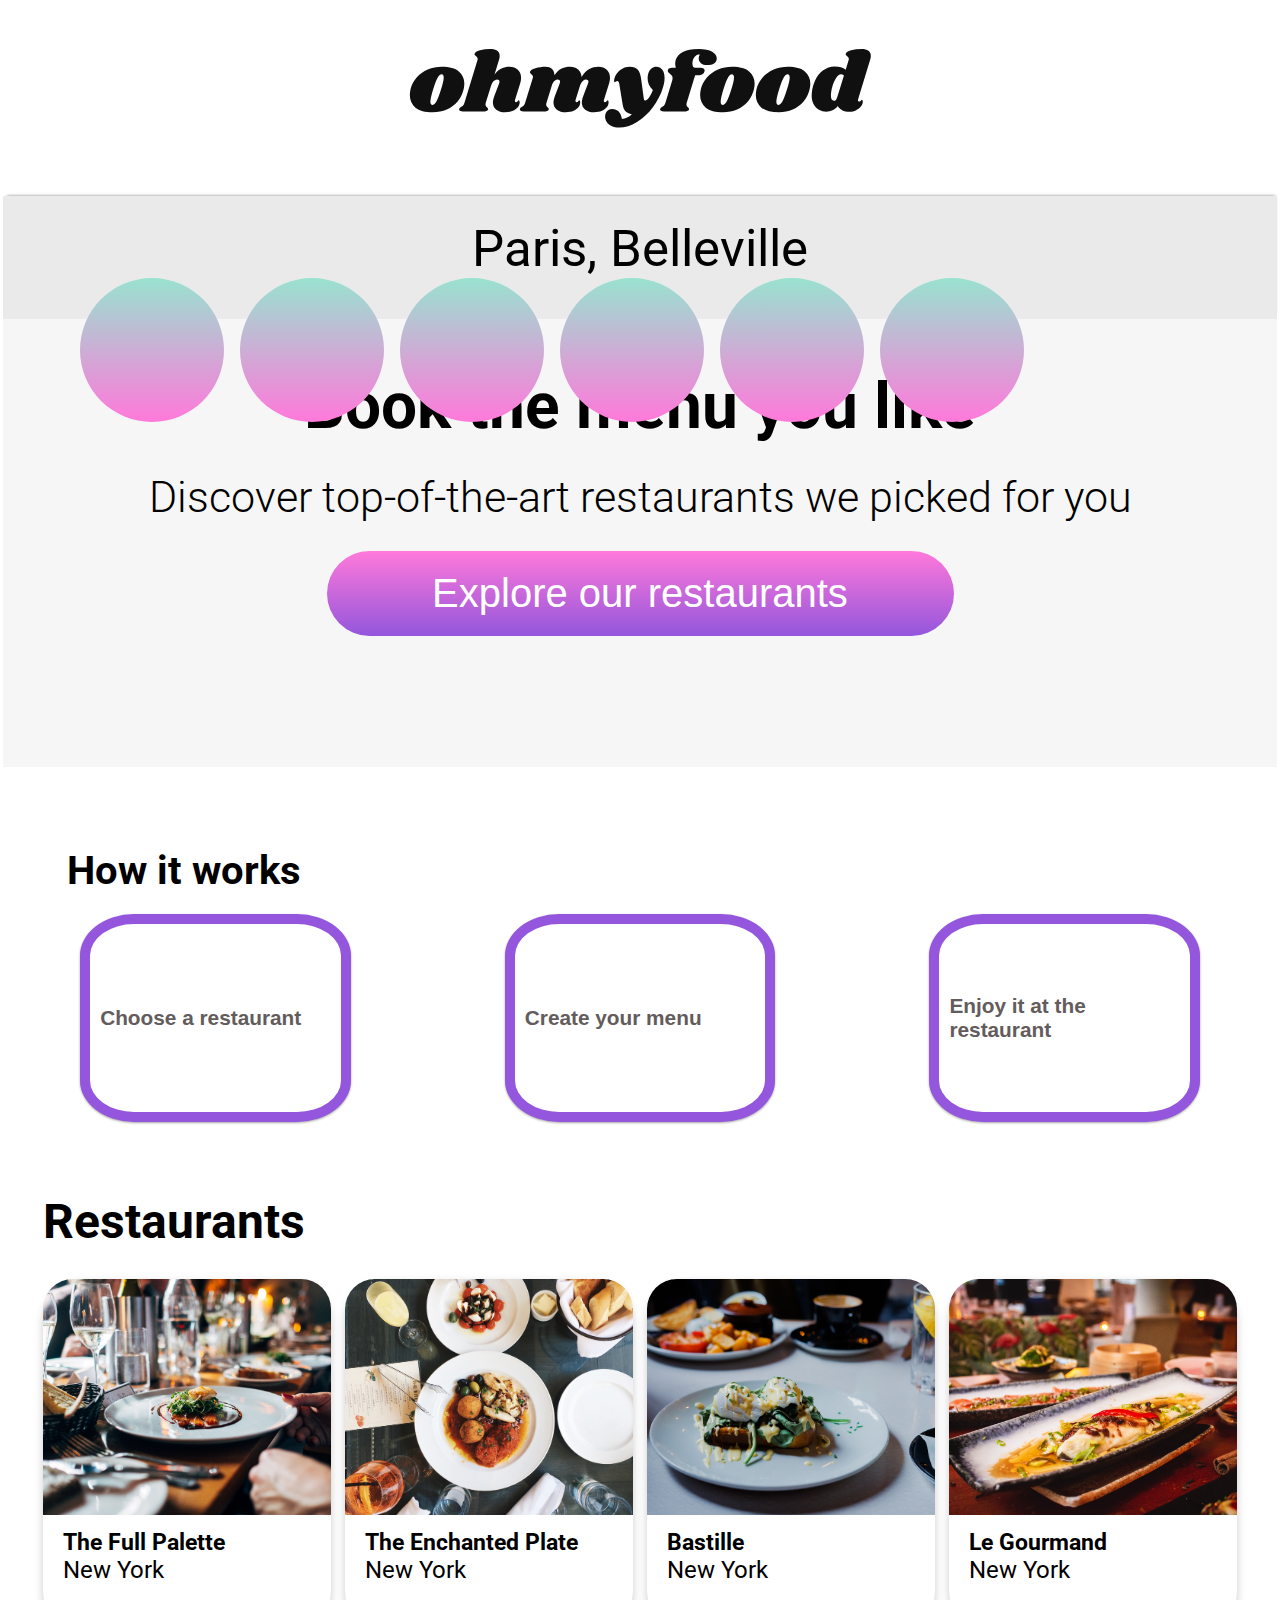
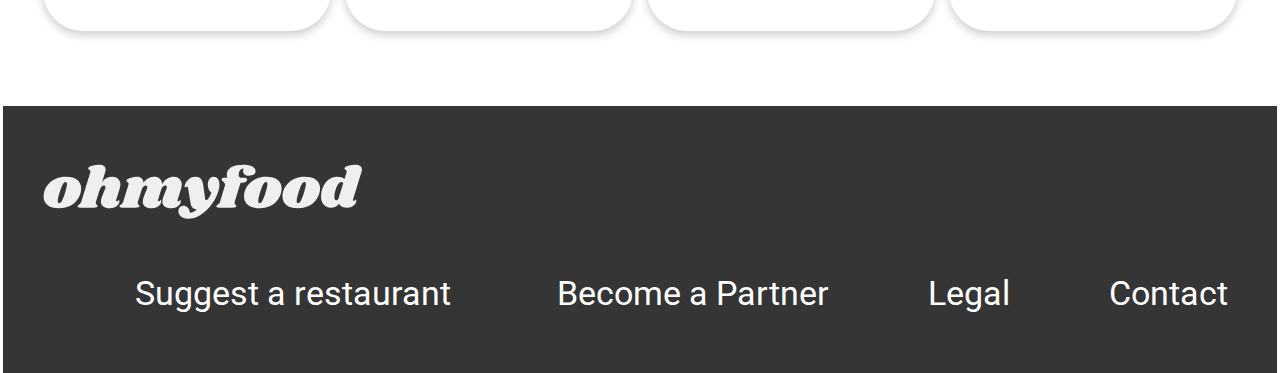
<file: index.html>
<!DOCTYPE html>
<html lang="en">
<head>
    <meta charset="UTF-8">
    <meta name="viewport" content="width=device-width, initial-scale=1.0">
    <title>Oh My Food</title>
    <link rel="stylesheet" href="https://use.fontawesome.com/releases/v5.15.1/css/all.css" integrity="sha384-vp86vTRFVJgpjF9jiIGPEEqYqlDwgyBgEF109VFjmqGmIY/Y4HV4d3Gp2irVfcrp" crossorigin="anonymous">
    <link href="https://fonts.googleapis.com/css2?family=Shrikhand&display=swap" rel="stylesheet">
    <link href="https://fonts.googleapis.com/css2?family=Roboto:ital,wght@0,100;0,300;0,400;0,500;0,700;0,900;1,100;1,300;1,400;1,500;1,700;1,900&display=swap" rel="stylesheet">
    <link rel="stylesheet" href="css/main.css" type="text/css">
</head>

<body>
<div class="loader">
	<div></div>
	<div></div>
	<div></div>
	<div></div>
	<div></div>
	<div></div>
</div>

<div class="main-wrapper">
<header>
    <a href="#"> <img src="assets/ohmyfood@2x.svg" alt="logo"> </a>
</header>
 <div class="location_wrapper">
  <div class="location_header">
    <i class="fas fa-map-marker-alt map-marker"></i>
        <span>Paris, Belleville</span> 
  </div>
  <section class="location_content">
      
      <h1>Book the menu you like</h1>
      <p>Discover top-of-the-art restaurants we picked for you</p>
      <button> Explore our restaurants</button>
  </section>
 </div>
<div class="filter">
    <h2>How it works</h2>
    <div class="filter_cards_wrapper">
        <div class="filter_cards"> 
            <span class="filter_numbers">1</span>
           <button>
            <i class="fas fa-mobile filter_icon fa-2x"></i>Choose a restaurant
           </button> 
        </div> 
        <div class="filter_cards"> 
            <span class="filter_numbers">2</span>
            <button>
                <i class="fas fa-list-ul filter_icon fa-2x"></i>Create your menu
            </button> 
        </div> 
        <div class="filter_cards"> 
            <span class="filter_numbers">3</span>
            <button >
                <i class="fas fa-store filter_icon fa-2x"></i>Enjoy it at the restaurant
            </button> 
        </div>
    </div>
</div>
<div class="restaurant_wrapper">
<h2>Restaurants</h2>
<div class="card_wrapper"> 

    <div class="restaurant_cards">
        <a href="thefullpalette.html">
            <img src="assets/jay-wennington-N_Y88TWmGwA-unsplash.jpg" alt="menu">
        </a>
        <div class="restaurant_card_text">
            <section>
                <h3>The Full Palette</h3>
                <p>New York</p>
            </section>
            <i class="far fa-heart heart fa-2x heart_shell"></i>
            <i class="fas fa-heart heart fa-2x shaded_heart"></i>
        </div>
    </div><div class="restaurant_cards">
        <a href="theenchantedplate.html">
            <img src="assets/stil-u2Lp8tXIcjw-unsplash.jpg" alt="menu">
        </a> 
        <div class="restaurant_card_text">
            <section>
                <h3>The Enchanted Plate</h3>
                <p>New York</p>
            </section>
            <i class="far fa-heart heart fa-2x
            heart_shell"></i>
            <i class="fas fa-heart heart fa-2x shaded_heart"></i>
        </div>
    </div><div class="restaurant_cards">
       <a href="bastille.html">
           <img src="assets/toa-heftiba-DQKerTsQwi0-unsplash.jpg" alt="menu">
       </a>
        <div class="restaurant_card_text">
            <section>
                <h3>Bastille</h3>
                <p>New York</p>
            </section>
            <i class="far fa-heart heart fa-2x heart_shell"></i>
            <i class="fas fa-heart heart fa-2x shaded_heart"></i>
        </div>
    </div>
    <div class="restaurant_cards">
        <a href="legourmand.html">
            <img src="assets/louis-hansel-shotsoflouis-qNBGVyOCY8Q-unsplash.jpg" alt="menu">
        </a>
        <div class="restaurant_card_text">
            <section>
                <h3>Le Gourmand</h3>
                <p>New York</p>
            </section>
            <i class="far fa-heart heart fa-2x heart_shell"></i>
            <i class="fas fa-heart heart fa-2x shaded_heart"></i>
        </div>
    </div>
</div>

</div>
</div>    

<footer>
  <a href="#"> <img src="assets/ohmyfood@2x.svg" alt="logo"></a> 
  <div class="footer_wrapper">
    <i class="fas fa-utensils footer_icon utensils"></i>
      <span> Suggest a restaurant</span>
      <div>
          <i class="fas fa-hands-helping footer_icon"></i>
          <span>Become a Partner</span>
      </div>
      <p>Legal</p>
       <a href=contact@ohmyfood.com> <p>Contact</p></a>
  </div>
</footer>

    
</body>
</html>
</file>
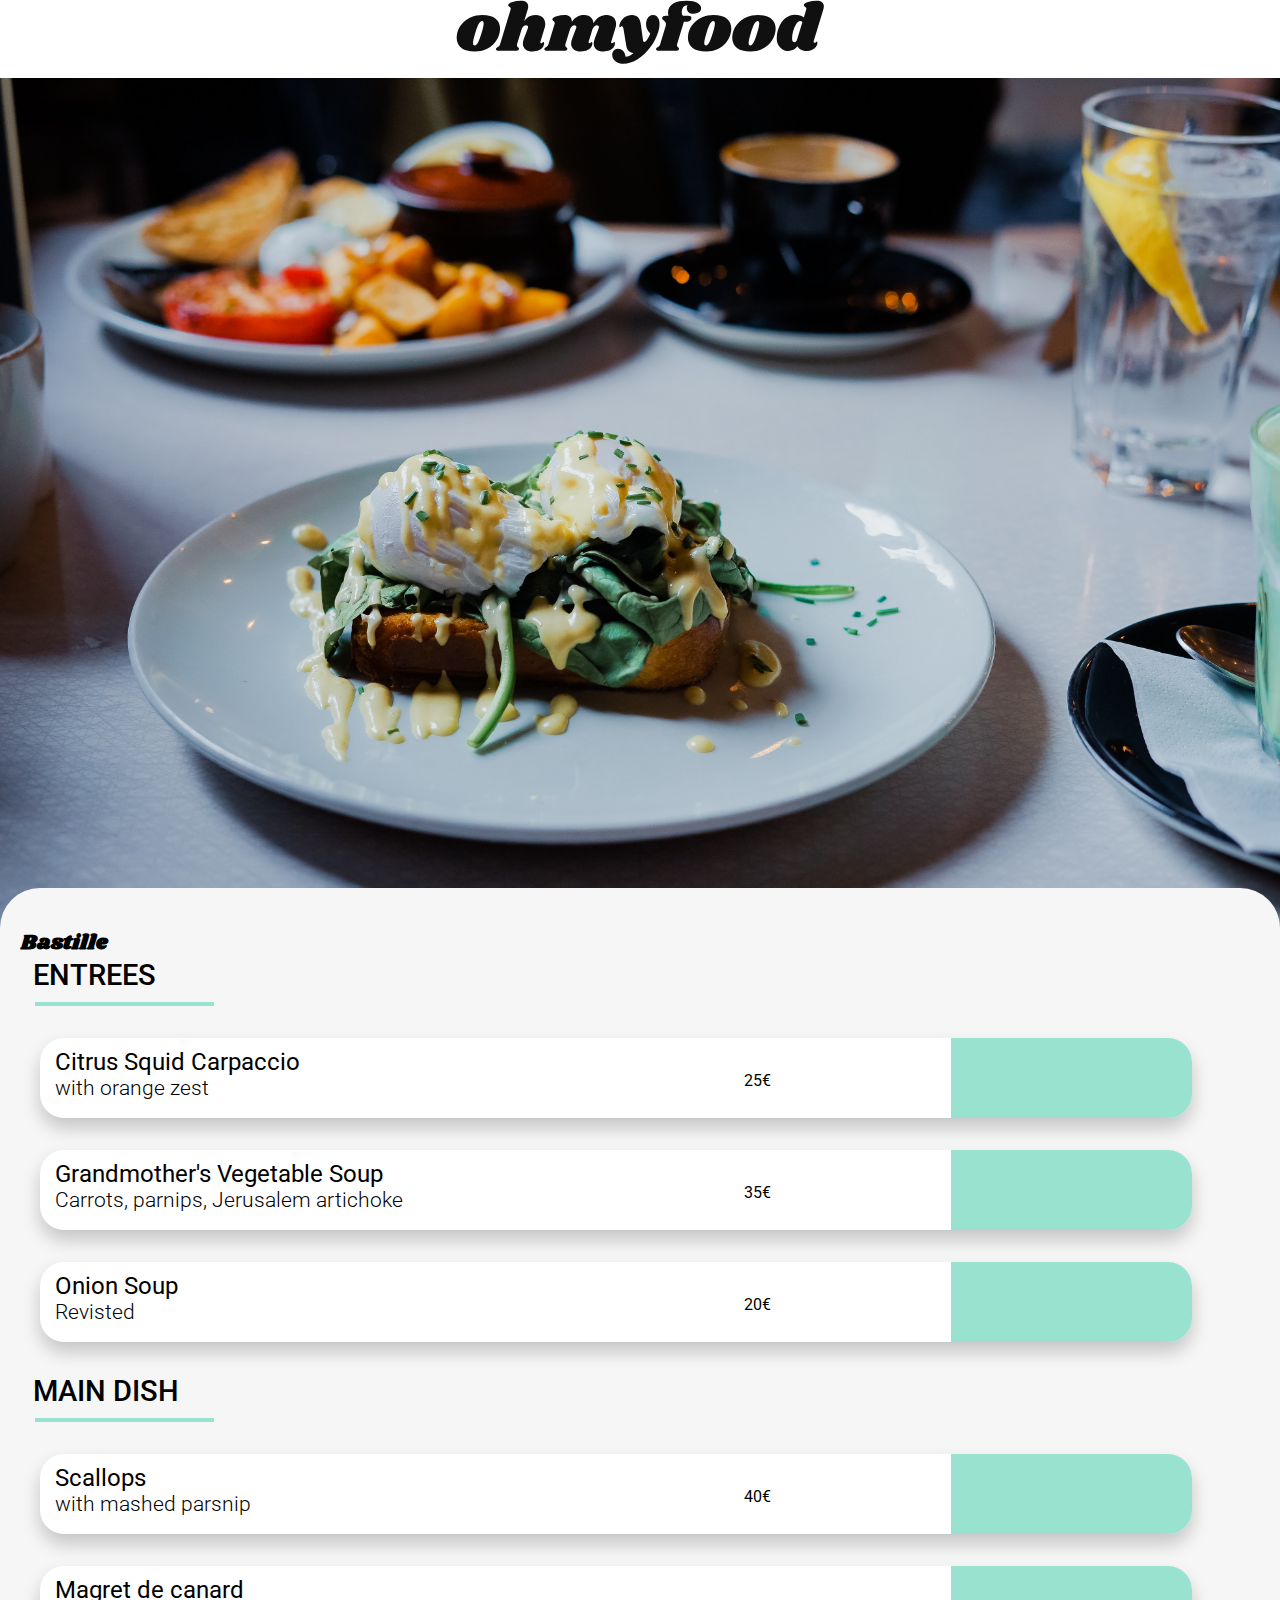
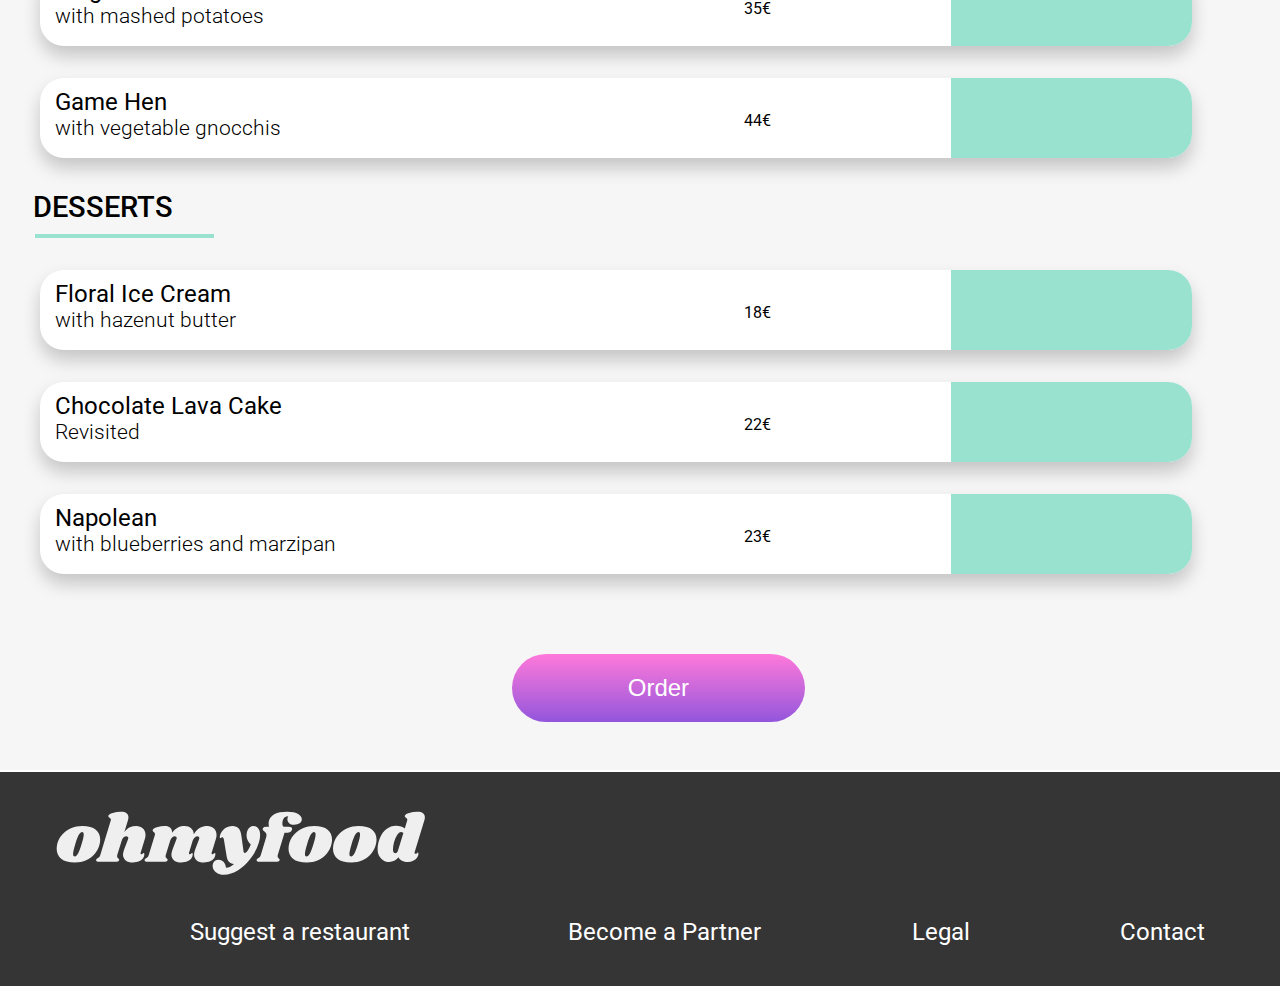
<file: bastille.html>
<!DOCTYPE html>
<html lang="en">
<head>
    <meta charset="UTF-8">
    <meta name="viewport" content="width=device-width, initial-scale=1.0">
    <title>🍾 Bastille</title>
    <link rel="stylesheet" href="https://use.fontawesome.com/releases/v5.15.1/css/all.css" integrity="sha384-vp86vTRFVJgpjF9jiIGPEEqYqlDwgyBgEF109VFjmqGmIY/Y4HV4d3Gp2irVfcrp" crossorigin="anonymous">
    <link href="https://fonts.googleapis.com/css2?family=Shrikhand&display=swap" rel="stylesheet">
    <link href="https://fonts.googleapis.com/css2?family=Roboto:ital,wght@0,100;0,300;0,400;0,500;0,700;0,900;1,100;1,300;1,400;1,500;1,700;1,900&display=swap" rel="stylesheet">
    <link rel="stylesheet" href="css/menu.css" type="text/css">
</head>
<body>
 <div class="main-wrapper">
<header>
   <a href="index.html"><i class="fas fa-arrow-left arrow"></i></a> 
    <div class="logo">
        <a href="index.html"> <img src="assets/ohmyfood@2x.svg" alt="logo"> </a>
    </div>
</header>
<img class="menu_img" src="assets/toa-heftiba-DQKerTsQwi0-unsplash.jpg" alt="food item">
<div class="menu_wrapper">
    <h1>Bastille</h1>

    <i class="far fa-heart heart fa-2x heart_shell"></i>
    <i class="fas fa-heart heart fa-2x shaded_heart"></i>


    <section class="menu_item_wrapper">
        <h2>ENTREES</h2>
        <hr>
        <div class="menu_items">
            <div class="menu_dish">
                <h3>Citrus Squid Carpaccio</h3>
                <p class="menu_text">with orange zest</p>
            </div>
            <p class="euro">25&euro;</p>
            <div class=menu_item_slider>
                <i class="fas fa-check-circle checked_circle"></i>
                </div>
        </div>
        <div class="menu_items">
            <div class="menu_dish">
                <h3>Grandmother's Vegetable Soup</h3>
                <p class="menu_text">Carrots, parnips, Jerusalem artichoke</p>
            </div>
            <p class="euro">35&euro;</p>
            <div class=menu_item_slider>
                <i class="fas fa-check-circle checked_circle"></i>
                </div>
        </div>
        <div class="menu_items">
            <div class="menu_dish">
                <h3>Onion Soup</h3>
                <p class="menu_text">Revisted</p>
            </div>
            <p class="euro">20&euro;</p>
            <div class=menu_item_slider>
                <i class="fas fa-check-circle checked_circle"></i>
                </div>
        </div>
    </section> 
    <section class="menu_item_wrapper">
        <h2>MAIN DISH</h2>
        <hr>
        <div class="menu_items">
            <div class="menu_dish">
                <h3>Scallops</h3>
                <p class="menu_text">with mashed parsnip</p>
            </div>
            <p class="euro">40&euro;</p>
            <div class=menu_item_slider>
                <i class="fas fa-check-circle checked_circle"></i>
                </div>
        </div>
        <div class="menu_items">
            <div class="menu_dish">
                <h3>Magret de canard</h3>
                <p class="menu_text">with mashed potatoes</p>
            </div>
            <p class="euro">35&euro;</p>
            <div class=menu_item_slider>
                <i class="fas fa-check-circle checked_circle"></i>
                </div>
        </div>
        <div class="menu_items">
            <div class="menu_dish">
                <h3>Game Hen</h3>
                <p class="menu_text">with vegetable gnocchis</p>
            </div>
            <p class="euro">44&euro;</p>
            <div class=menu_item_slider>
                <i class="fas fa-check-circle checked_circle"></i>
                </div>
        </div>
    </section>
    <section class="menu_item_wrapper">
        <h2>DESSERTS</h2>
        <hr>
        <div class="menu_items">
            <div class="menu_dish">
                <h3>Floral Ice Cream</h3>
                <p class="menu_text">with hazenut butter</p>
            </div>
            <p class="euro">18&euro;</p>
            <div class=menu_item_slider>
                <i class="fas fa-check-circle checked_circle"></i>
                </div>
        </div>
        <div class="menu_items">
            <div class="menu_dish">
                <h3>Chocolate Lava Cake</h3>
                <p class="menu_text">Revisited</p>
            </div>
            <p class="euro">22&euro;</p>
            <div class=menu_item_slider>
                <i class="fas fa-check-circle checked_circle"></i>
                </div>
        </div>
        <div class="menu_items">
            <div class="menu_dish">
                <h3>Napolean</h3>
                <p class="menu_text">with blueberries and marzipan</p>
            </div>
            <p class="euro">23&euro;</p>
            <div class=menu_item_slider>
                <i class="fas fa-check-circle checked_circle"></i>
                </div>
        </div>
    </section>
    <button>Order</button>
</div>
 </div>    
 <footer>
    <a href="#"> <img src="assets/ohmyfood@2x.svg" alt="logo"></a> 
    <div class="footer_wrapper">
      <i class="fas fa-utensils footer_icon"></i>
        <span> Suggest a restaurant</span>
        <div>
            <i class="fas fa-hands-helping footer_icon"></i>
            <span>Become a Partner</span>
        </div>
        <p>Legal</p>
        <p>Contact</p>
    </div>
  </footer>
</body>
</html>
</file>
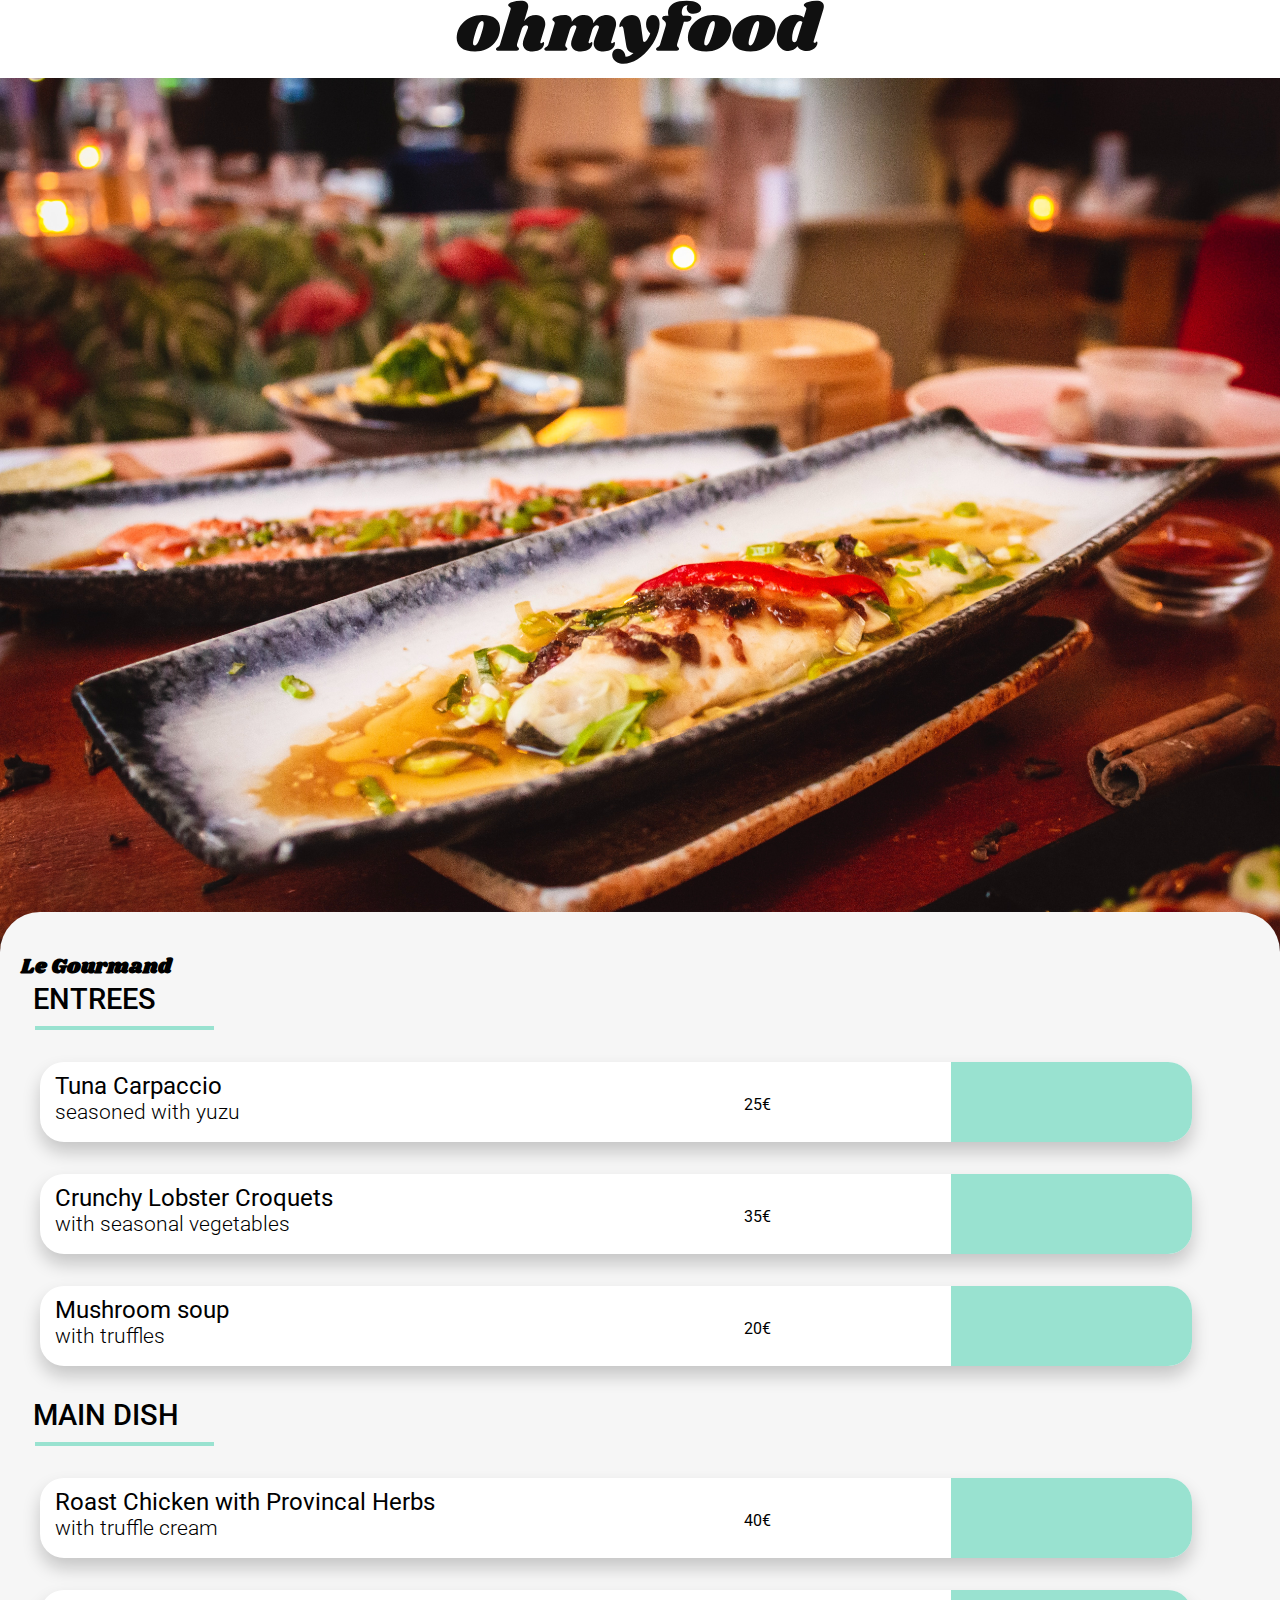
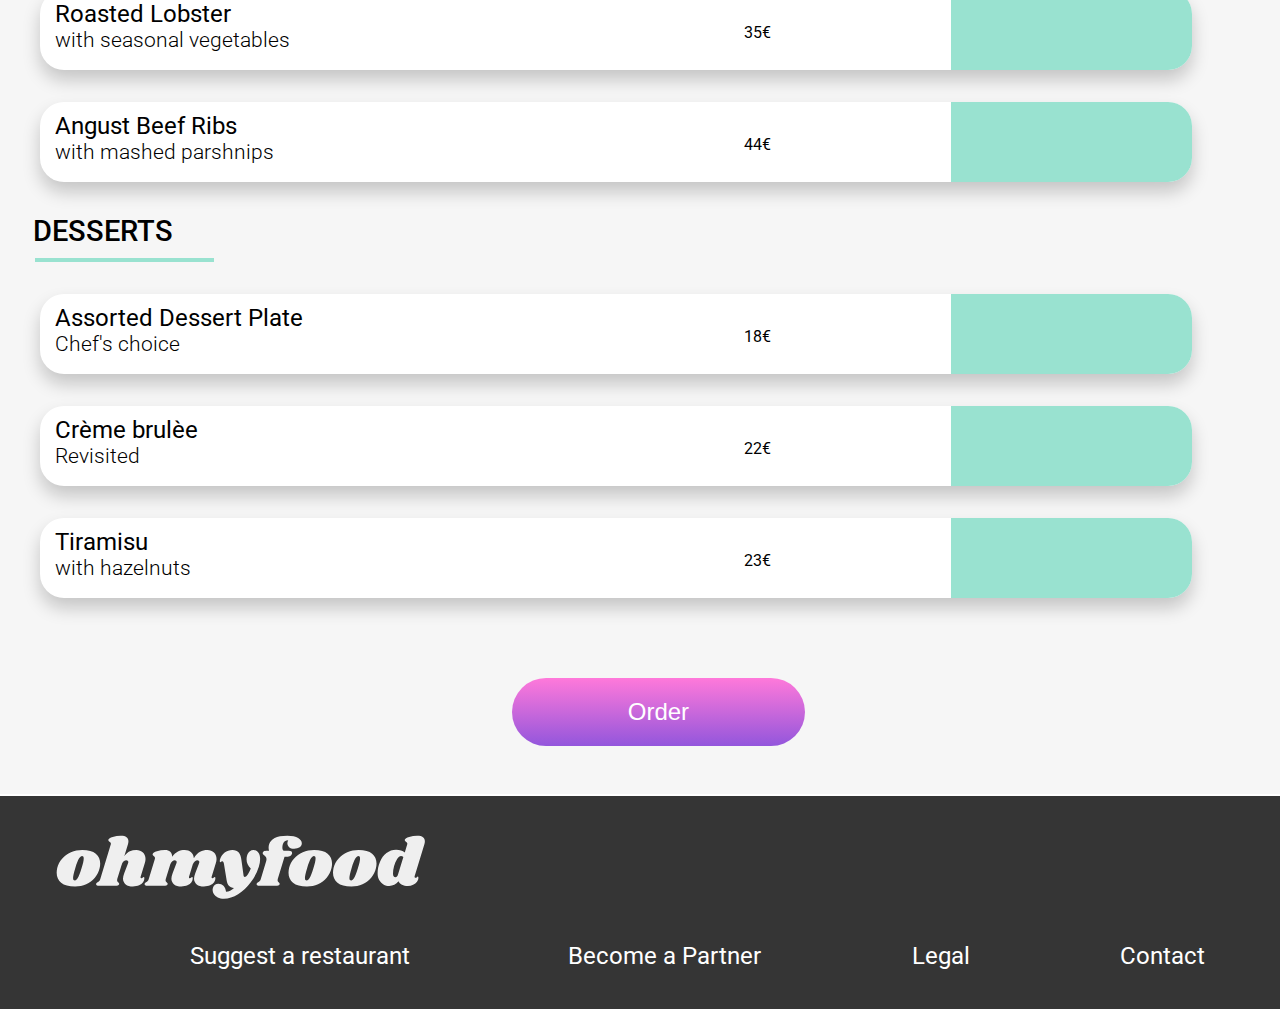
<file: legourmand.html>
<!DOCTYPE html>
<html lang="en">
<head>
    <meta charset="UTF-8">
    <meta name="viewport" content="width=device-width, initial-scale=1.0">
    <title>🍛 Le Gourmand</title>
    <link rel="stylesheet" href="https://use.fontawesome.com/releases/v5.15.1/css/all.css" integrity="sha384-vp86vTRFVJgpjF9jiIGPEEqYqlDwgyBgEF109VFjmqGmIY/Y4HV4d3Gp2irVfcrp" crossorigin="anonymous">
    <link href="https://fonts.googleapis.com/css2?family=Shrikhand&display=swap" rel="stylesheet">
    <link href="https://fonts.googleapis.com/css2?family=Roboto:ital,wght@0,100;0,300;0,400;0,500;0,700;0,900;1,100;1,300;1,400;1,500;1,700;1,900&display=swap" rel="stylesheet">
    <link rel="stylesheet" href="css/menu.css" type="text/css">
</head>
<body>
 <div class="main_wrapper">
<header>
   <a href="index.html"><i class="fas fa-arrow-left arrow"></i></a> 
    <div class="logo">
        <a href="index.html"> <img src="assets/ohmyfood@2x.svg" alt="logo"> </a>
    </div>
</header>
<img  class="menu_img" src="assets/louis-hansel-shotsoflouis-qNBGVyOCY8Q-unsplash.jpg" alt="food item">
<div class="menu_wrapper">
    <h1>Le Gourmand</h1>
    <i class="far fa-heart heart fa-2x heart_shell"></i>
    <i class="fas fa-heart heart fa-2x shaded_heart"></i>

    <section class="menu_item_wrapper">
        <h2>ENTREES</h2>
        <hr>
        <div class="menu_items">
            <div class="menu_dish">
                <h3>Tuna Carpaccio</h3>
                <p class="menu_text"> seasoned with yuzu</p>
            </div>
            <p class="euro">25&euro;</p>
            <div class=menu_item_slider>
                <i class="fas fa-check-circle checked_circle"></i>
                </div>
        </div>
        <div class="menu_items">
            <div class="menu_dish">
                <h3>Crunchy Lobster Croquets</h3>
                <p class="menu_text">with seasonal vegetables</p>
            </div>
            <p class="euro">35&euro;</p>
            <div class=menu_item_slider>
                <i class="fas fa-check-circle checked_circle"></i>
                </div>
        </div>
        <div class="menu_items">
            <div class="menu_dish">
                <h3>Mushroom soup</h3>
                <p class="menu_text">with truffles</p>
            </div>
            <p class="euro">20&euro;</p>
            <div class=menu_item_slider>
                <i class="fas fa-check-circle checked_circle"></i>
                </div>
        </div>
    </section> 
    <section class="menu_item_wrapper">
        <h2>MAIN DISH</h2>
        <hr>
        <div class="menu_items">
            <div class="menu_dish">
                <h3>Roast Chicken with Provincal Herbs</h3>
                <p class="menu_text">with truffle cream</p>
            </div>
            <p class="euro">40&euro;</p>
            <div class=menu_item_slider>
                <i class="fas fa-check-circle checked_circle"></i>
                </div>
        </div>
        <div class="menu_items">
            <div class="menu_dish">
                <h3>Roasted Lobster</h3>
                <p class="menu_text">with seasonal vegetables</p>
            </div>
            <p class="euro">35&euro;</p>
            <div class=menu_item_slider>
                <i class="fas fa-check-circle checked_circle"></i>
                </div>
            </div>
        
        <div class="menu_items">
            <div class="menu_dish">
                <h3>Angust Beef Ribs</h3>
                <p class="menu_text">with mashed parshnips</p>
            </div>
            <p class="euro">44&euro;</p>
            <div class=menu_item_slider>
                <i class="fas fa-check-circle checked_circle"></i>
                </div>
        </div>
    </section>
    <section class="menu_item_wrapper">
        <h2>DESSERTS</h2>
        <hr>
        <div class="menu_items">
          <div class="menu_dish">
              <h3>Assorted Dessert Plate</h3>
              <p class="menu_text">Chef's choice</p>
          </div>
            <p class="euro">18&euro;</p>
            <div class=menu_item_slider>
                <i class="fas fa-check-circle checked_circle"></i>
                </div>
        </div>
        <div class="menu_items">
            <div class="menu_dish">
                <h3>Cr&#232;me brul&#232;e</h3>
                <p class="menu_text">Revisited</p>
            </div>
            <p class="euro">22&euro;</p>
            <div class=menu_item_slider>
                <i class="fas fa-check-circle checked_circle"></i>
                </div>
        </div>
        <div class="menu_items">
            <div class="menu_dish">
                <h3>Tiramisu</h3>
                <p class="menu_text">with hazelnuts</p>
            </div>
            <p class="euro">23&euro;</p>
            <div class=menu_item_slider>
                <i class="fas fa-check-circle checked_circle"></i>
                </div>
        </div>
    </section>
    <button>Order</button>
</div>

 </div>    
 <footer>
    <a href="#"> <img src="assets/ohmyfood@2x.svg" alt="logo"></a> 
    <div class="footer_wrapper">
      <i class="fas fa-utensils footer_icon"></i>
        <span> Suggest a restaurant</span>
        <div>
            <i class="fas fa-hands-helping footer_icon  "></i>
            <span>Become a Partner</span>
        </div>
        <p>Legal</p>
        <p>Contact</p>
    </div>
  </footer>
</body>
</html>
</file>
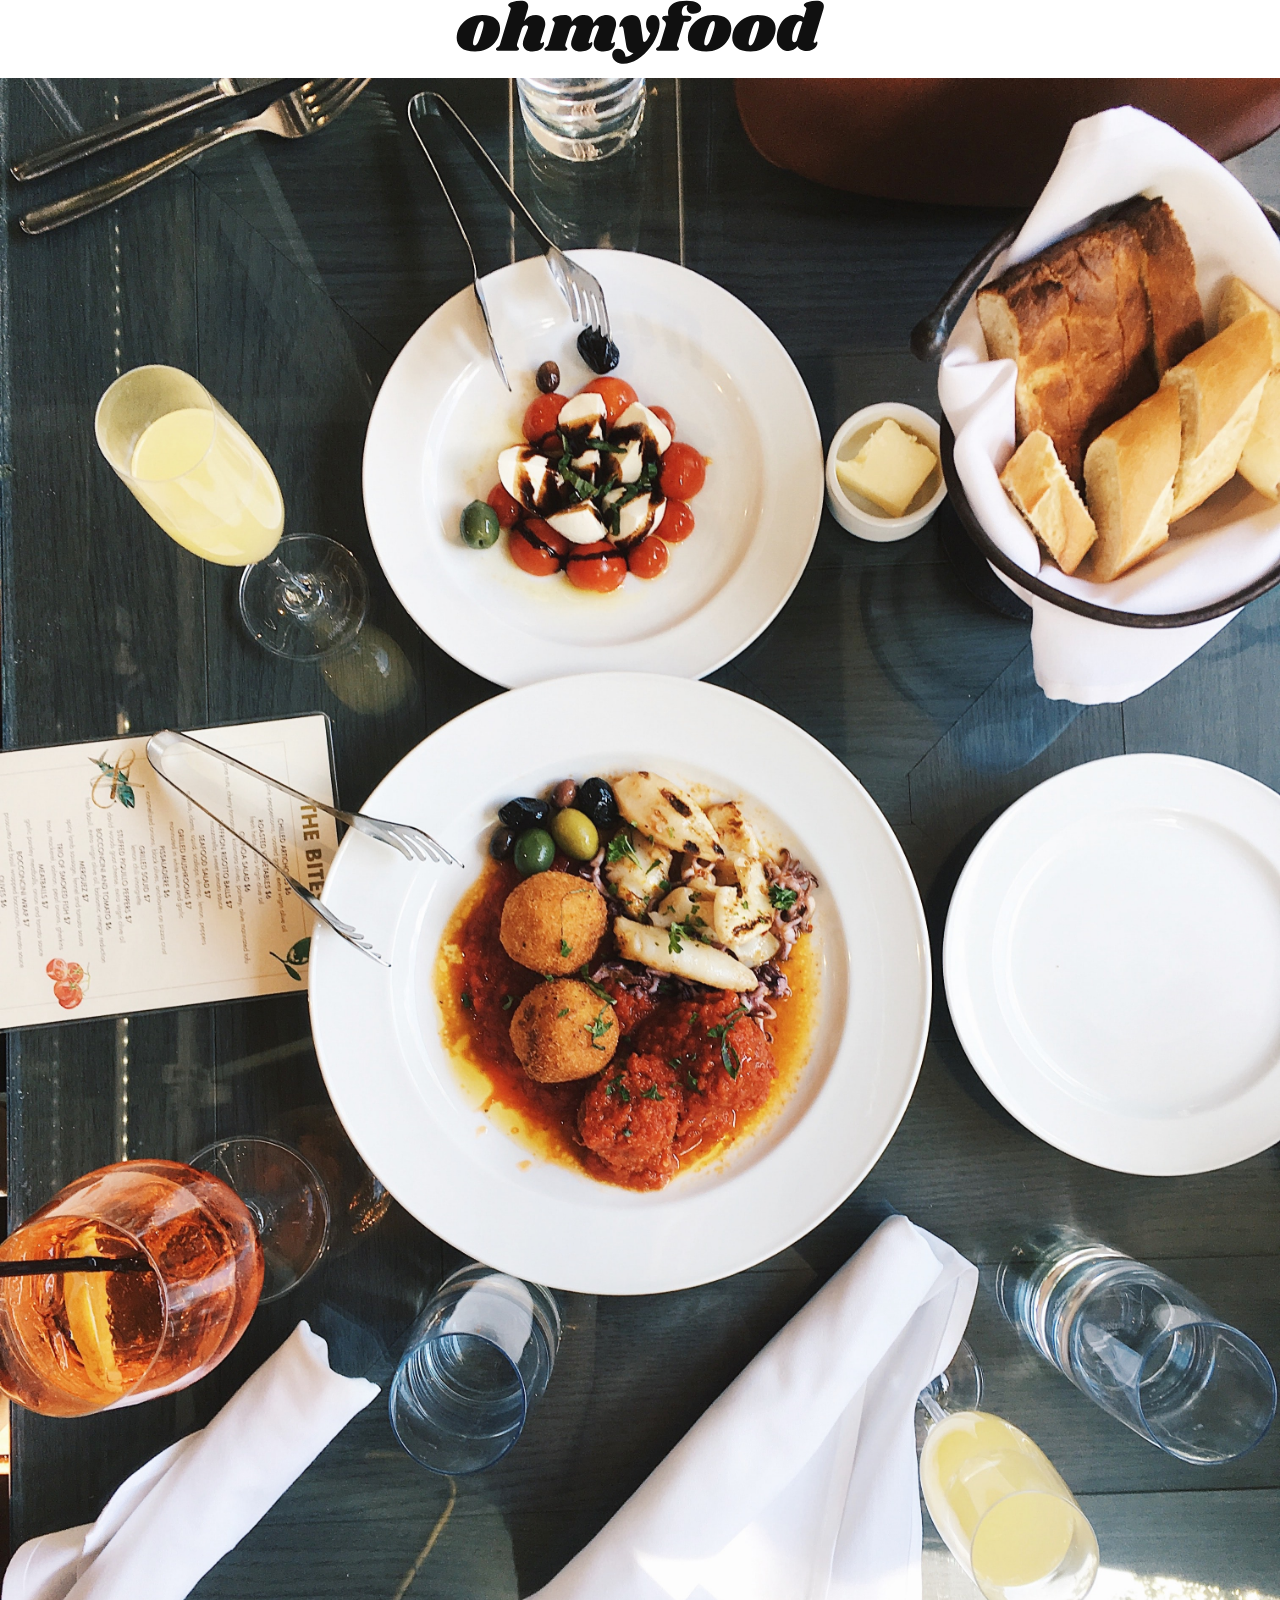
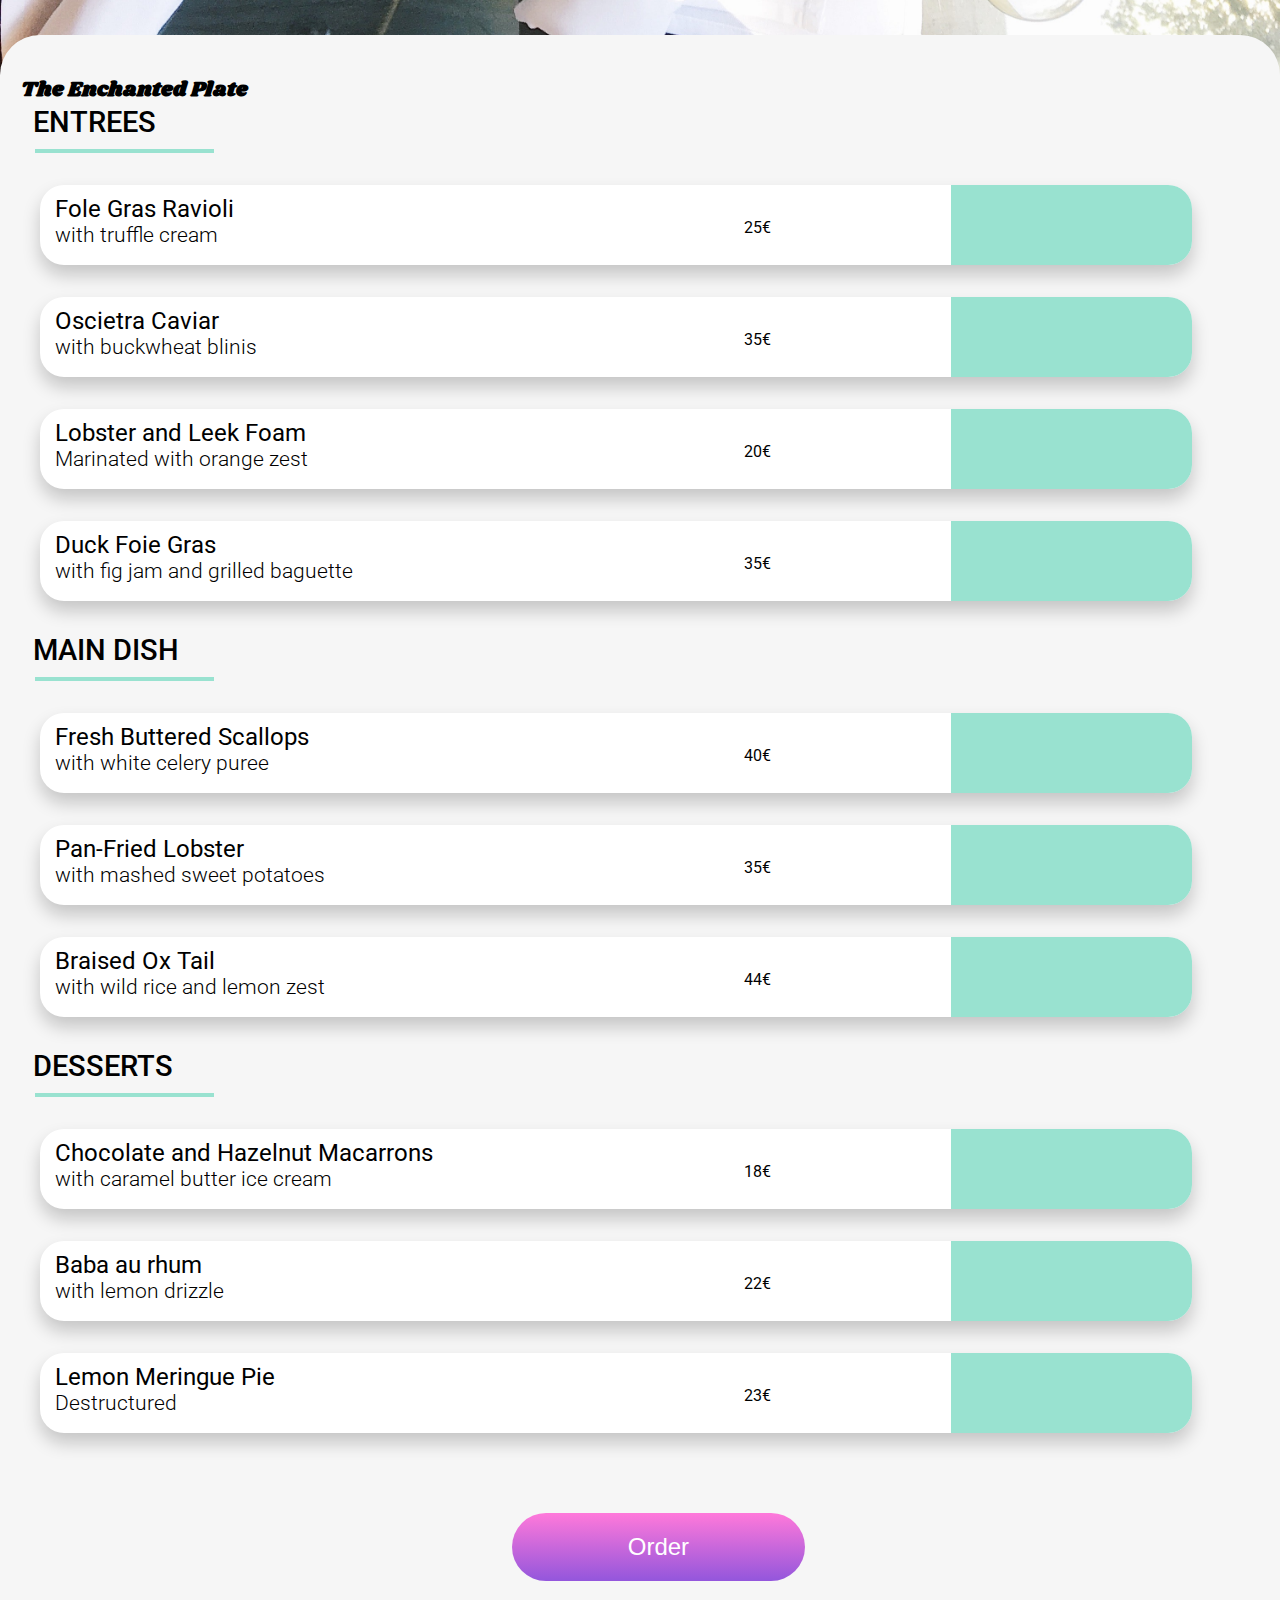
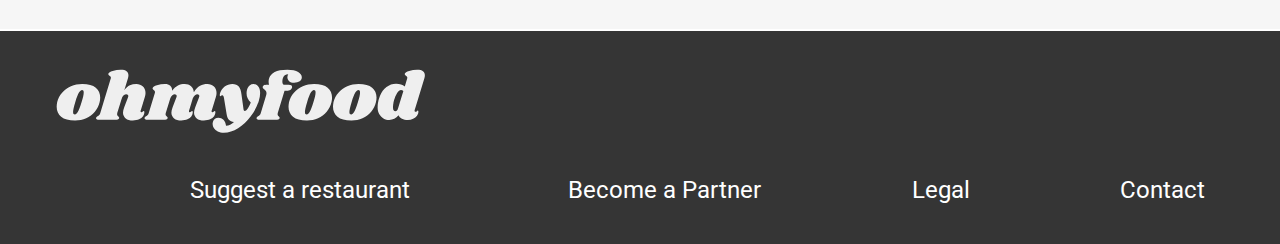
<file: theenchantedplate.html>
<!DOCTYPE html>
<html lang="en">
<head>
    <meta charset="UTF-8">
    <meta name="viewport" content="width=device-width, initial-scale=1.0">
    <title>🍜 The Enchanted Plate</title>
    <link rel="stylesheet" href="https://use.fontawesome.com/releases/v5.15.1/css/all.css" integrity="sha384-vp86vTRFVJgpjF9jiIGPEEqYqlDwgyBgEF109VFjmqGmIY/Y4HV4d3Gp2irVfcrp" crossorigin="anonymous">
    <link href="https://fonts.googleapis.com/css2?family=Shrikhand&display=swap" rel="stylesheet">
    <link href="https://fonts.googleapis.com/css2?family=Roboto:ital,wght@0,100;0,300;0,400;0,500;0,700;0,900;1,100;1,300;1,400;1,500;1,700;1,900&display=swap" 
    rel="stylesheet">
    <link rel="stylesheet" href="css/menu.css" type="text/css">
</head>
<body>
 <div class="main_wrapper">
<header>
   <a href="index.html"><i class="fas fa-arrow-left arrow"></i></a> 
    <div class="logo">
        <a href="index.html"> <img src="assets/ohmyfood@2x.svg" alt="logo"> </a>
    </div>
</header>
<img class="menu_img" src="assets/stil-u2Lp8tXIcjw-unsplash.jpg" alt="food item">
<div class="menu_wrapper">
    <h1>The Enchanted Plate</h1>

    <i class="far fa-heart heart fa-2x heart_shell hearty"></i>
    <i class="fas fa-heart heart fa-2x shaded_heart enchanted"></i>
    <section class="menu_item_wrapper">
        <h2>ENTREES</h2>
        <hr>
        <div class="menu_items">
            <div class="menu_dish">
                <h3>Fole Gras Ravioli</h3>
                <p class="menu_text">with truffle cream</p>
            </div>
            <p class="euro">25€</p>
            <div class=menu_item_slider>
                <i class="fas fa-check-circle checked_circle"></i>
                </div>
        </div>
        <div class="menu_items">
            <div class="menu_dish">
                <h3>Oscietra Caviar</h3>
                <p class="menu_text">with buckwheat blinis</p>
            </div>
            <p class="euro">35€</p>
            <div class=menu_item_slider>
                <i class="fas fa-check-circle checked_circle"></i>
                </div>
        </div>
        <div class="menu_items">
            <div class="menu_dish">
                <h3>Lobster and Leek Foam</h3>
                <p class="menu_text">Marinated with orange zest</p>
            </div>
            <p class="euro">20€</p>
            <div class=menu_item_slider>
                <i class="fas fa-check-circle checked_circle"></i>
                </div>
        </div> 
        <div class="menu_items">
            <div class="menu_dish">
                <h3>Duck Foie Gras</h3>
                <p class="menu_text">with fig jam and grilled baguette</p>
            </div>
            <p class="euro">35€</p>
            <div class=menu_item_slider>
                <i class="fas fa-check-circle checked_circle"></i>
                </div>
        </div>
    </section> 
    <section class="menu_item_wrapper">
        <h2>MAIN DISH</h2>
        <hr>
        <div class="menu_items">
            <div class="menu_dish">
                <h3>Fresh Buttered Scallops</h3>
                <p class="menu_text">with white celery puree</p>
            </div>
            <p class="euro">40€</p>
            <div class=menu_item_slider>
                <i class="fas fa-check-circle checked_circle"></i>
                </div>
        </div>
        <div class="menu_items">
            <div class="menu_dish">
                <h3>Pan-Fried Lobster</h3>
                <p class="menu_text">with mashed sweet potatoes</p>
            </div>
            <p class="euro">35€</p>
            <div class=menu_item_slider>
                <i class="fas fa-check-circle checked_circle"></i>
                </div>
        </div>
        <div class="menu_items">
            <div class="menu_dish">
                <h3>Braised Ox Tail</h3>
                <p class="menu_text">with wild rice and lemon zest</p>
            </div>
            <p class="euro">44€</p>
            <div class=menu_item_slider>
                <i class="fas fa-check-circle checked_circle"></i>
                </div>
        </div>
    </section>
    <section class="menu_item_wrapper">
        <h2>DESSERTS</h2>
        <hr>
        <div class="menu_items">
            <div class="menu_dish">
                <h3>Chocolate and Hazelnut Macarrons</h3>
                <p class="menu_text">with caramel butter ice cream</p>
            </div>
            <p class="euro">18€</p>
            <div class=menu_item_slider>
                <i class="fas fa-check-circle checked_circle"></i>
                </div>
        </div>
        <div class="menu_items">
            <div class="menu_dish">
                <h3>Baba au rhum</h3>
                <p class="menu_text">with lemon drizzle</p>
            </div>
            <p class="euro">22€</p>
            <div class=menu_item_slider>
                <i class="fas fa-check-circle checked_circle"></i>
                </div>
        </div>
        <div class="menu_items">
            <div class="menu_dish">
                <h3>Lemon Meringue Pie</h3>
                <p class="menu_text">Destructured</p>
            </div>
            <p class="euro">23€</p>
            <div class=menu_item_slider>
                <i class="fas fa-check-circle checked_circle"></i>
                </div>
        </div>
    </section>
    <button>Order</button>
</div>
 </div>    
 <footer>
    <a href="#"> <img src="assets/ohmyfood@2x.svg" alt="logo"></a> 
    <div class="footer_wrapper">
      <i class="fas fa-utensils footer_icon"></i>
        <span> Suggest a restaurant</span>
        <div>
            <i class="fas fa-hands-helping footer_icon"></i>
            <span>Become a Partner</span>
        </div>
        <p>Legal</p>
        <p>Contact</p>
    </div>
  </footer>
</body>
</html>
</file>
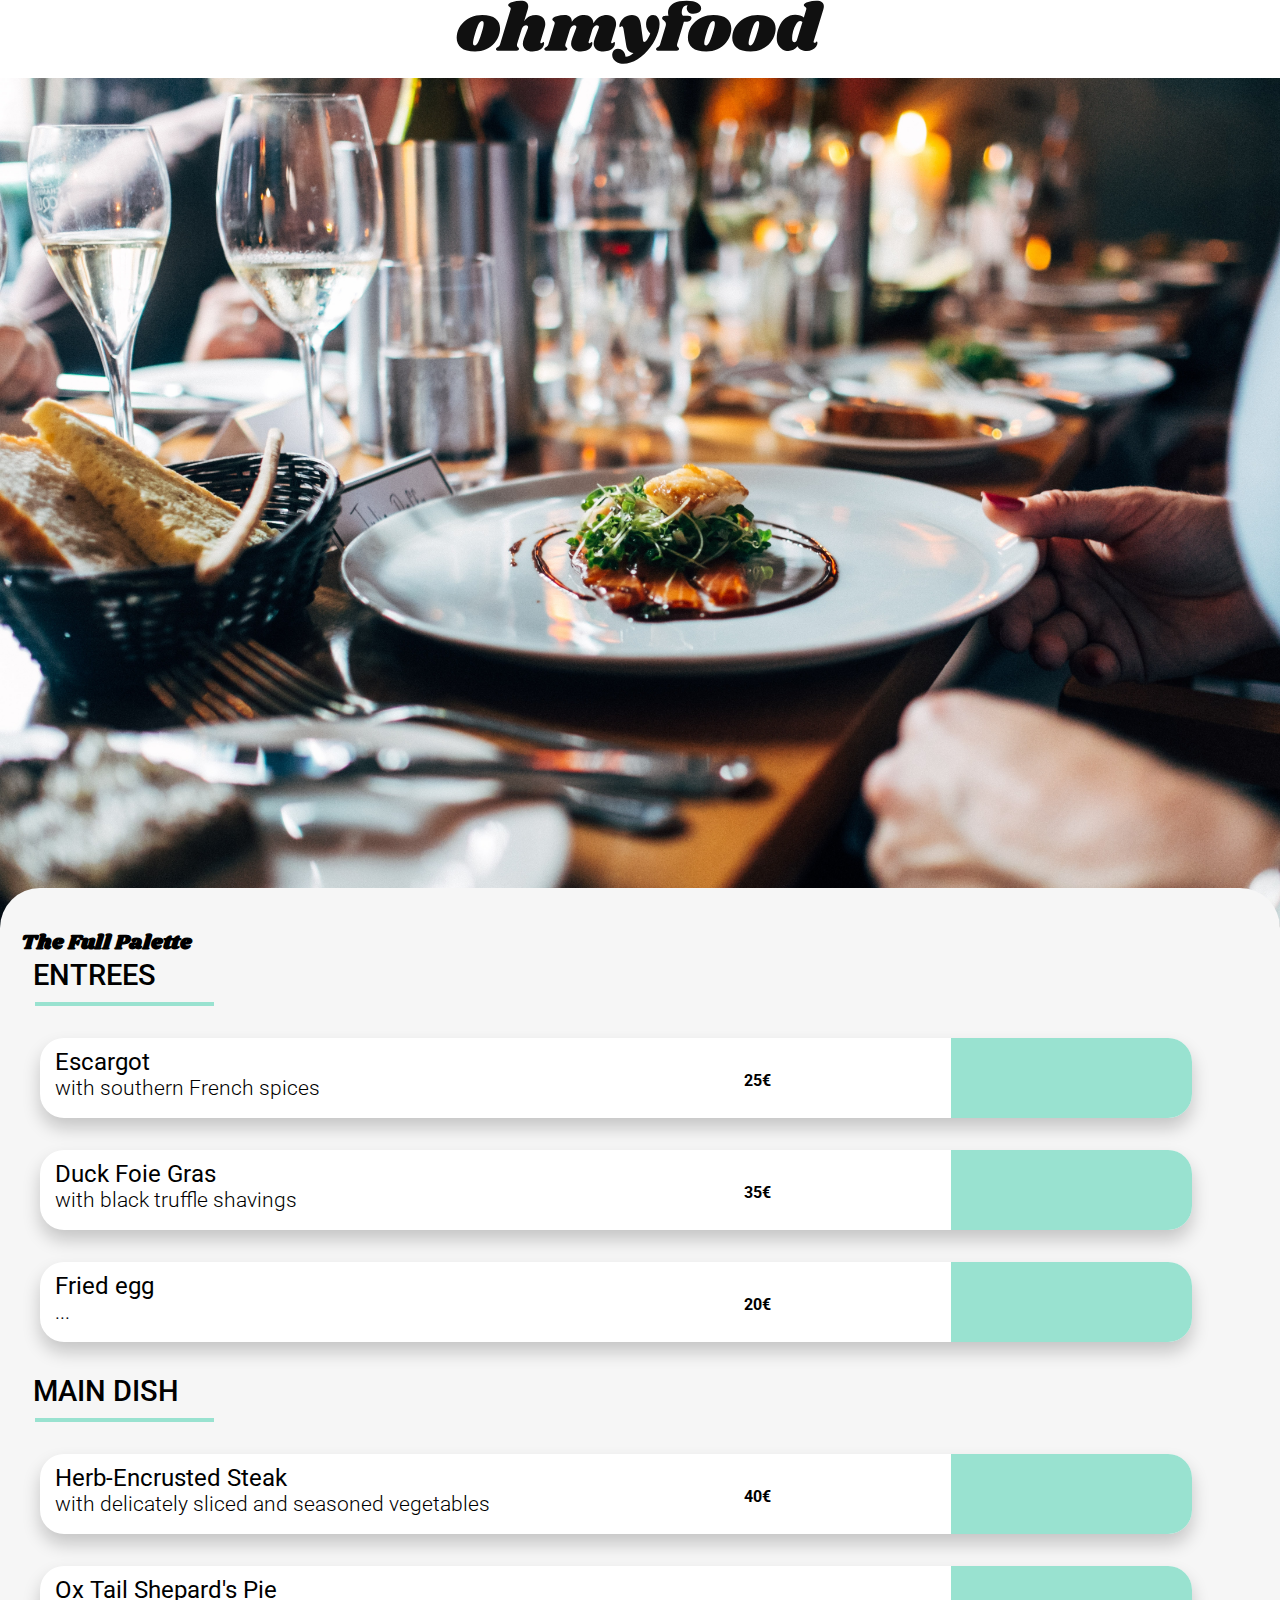
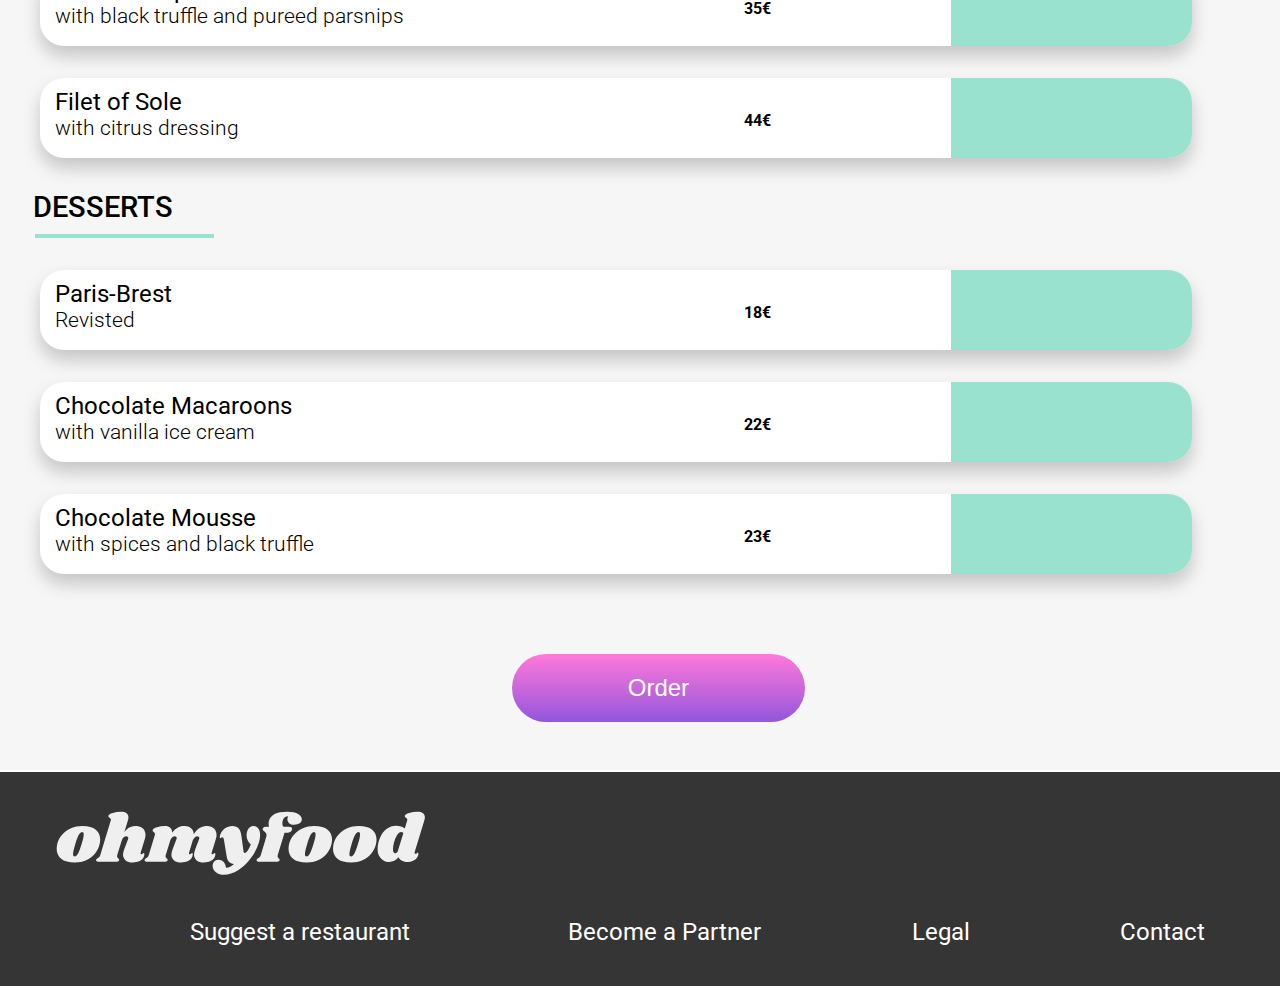
<file: thefullpalette.html>
<!DOCTYPE html>
<html lang="en">
<head>
    <meta charset="UTF-8">
    <meta name="viewport" content="width=device-width, initial-scale=1.0">
    <title>The Full Palette</title>
    <link rel="stylesheet" href="https://use.fontawesome.com/releases/v5.15.1/css/all.css" integrity="sha384-vp86vTRFVJgpjF9jiIGPEEqYqlDwgyBgEF109VFjmqGmIY/Y4HV4d3Gp2irVfcrp" crossorigin="anonymous">
    <link href="https://fonts.googleapis.com/css2?family=Shrikhand&display=swap" rel="stylesheet">
    <link href="https://fonts.googleapis.com/css2?family=Roboto:ital,wght@0,100;0,300;0,400;0,500;0,700;0,900;1,100;1,300;1,400;1,500;1,700;1,900&display=swap" rel="stylesheet">
    <link rel="stylesheet" href="css/menu.css" type="text/css">
</head>
<body>
 <div class="main_wrapper">
<header>
   <a href="index.html"><i class="fas fa-arrow-left arrow"></i></a> 
    <div class="logo">
        <a href="index.html"> <img src="assets/ohmyfood@2x.svg" alt="logo"> </a>
    </div>
</header>
    <img  class="menu_img" src="assets/jay-wennington-N_Y88TWmGwA-unsplash.jpg" alt="food item">
<div class="menu_wrapper">
    <h1>The Full Palette</h1>
    <i class="far fa-heart heart fa-2x heart_shell"></i>
    <i class="fas fa-heart heart fa-2x shaded_heart"></i>
    <section class="menu_item_wrapper">
        <h2>ENTREES</h2>
        <hr>
        <div class="menu_items">
        <div class="menu_dish">
            <h3>Escargot</h3>
                <p class="menu_text">with southern French spices</p>
        </div>
                    <p class="euro"> <b>25&euro;</b></p>
                    <div class= menu_item_slider>
                    <i class="fas fa-check-circle checked_circle"></i>
                    </div>
            </div>
        <div class="menu_items">
        <div class="menu_dish">
            <h3>Duck Foie Gras</h3>
            <p class="menu_text">with black truffle shavings</p>
        </div>
            <p class="euro"> <b>35&euro;</b></p>
            <div class=menu_item_slider>
                <i class="fas fa-check-circle checked_circle"></i>
                </div>
        </div>
        <div class="menu_items">
            <div class="menu_dish">
                <h3>Fried egg</h3>
                <p class="menu_text">...</p>
            </div>
            <p class="euro"><b>20&euro;</b></p>
            <div class=menu_item_slider>
                <i class="fas fa-check-circle checked_circle"></i>
                </div>
        </div>
    </section> 
    <section class="menu_item_wrapper">
        <h2>MAIN DISH</h2>
        <hr>
        <div class="menu_items">
            <div class="menu_dish">
                <h3>Herb-Encrusted Steak</h3>
                <p class="menu_text">with delicately sliced and seasoned vegetables</p>
            </div>
            <p class="euro"> <b>40&euro;</b></p>
            <div class=menu_item_slider>
                <i class="fas fa-check-circle checked_circle"></i>
                </div>
        </div>
        <div class="menu_items">
            <div class="menu_dish">
                <h3>Ox Tail Shepard's Pie</h3>
                <p class="menu_text">with black truffle and pureed parsnips</p>
            </div>
            <p class="euro"><b>35&euro;</b></p>
            <div class=menu_item_slider>
                <i class="fas fa-check-circle checked_circle"></i>
                </div>
        </div>
        <div class="menu_items">
            <div class="menu_dish">
                <h3>Filet of Sole</h3>
                <p class="menu_text">with citrus dressing</p>
            </div>
            <p class="euro"> <b>44&euro;</b></p>
            <div class=menu_item_slider>
                <i class="fas fa-check-circle checked_circle"></i>
                </div>
        </div>
    </section>
    <section class="menu_item_wrapper">
        <h2>DESSERTS</h2>
        <hr>
        <div class="menu_items">
            <div class="menu_dish"> 
                <h3>Paris-Brest</h3>
                <p class="menu_text">Revisted</p>
            </div>
            <p class="euro"><b>18&euro;</b></p>
            <div class=menu_item_slider>
                <i class="fas fa-check-circle checked_circle"></i>
                </div>
        </div>
        <div class="menu_items">
            <div class="menu_dish">
                <h3>Chocolate Macaroons</h3>
                <p class="menu_text">with vanilla ice cream</p>
            </div>
            <p class="euro"> <b>22&euro;</b></p>
            <div class=menu_item_slider>
                <i class="fas fa-check-circle checked_circle"></i>
                </div>
        </div>
        <div class="menu_items">
            <div class="menu_dish">
                <h3>Chocolate Mousse</h3>
                <p class="menu_text">with spices and black truffle</p>
            </div>
            <p class="euro"> <b> 23&euro;</b></p>
            <div class=menu_item_slider>
                <i class="fas fa-check-circle checked_circle"></i>
                </div>
        </div>
    </section>
        <button>Order</button>
   
</div>
 </div>    
 <footer>
    <a href="#"> <img src="assets/ohmyfood@2x.svg" alt="logo"></a> 
    <div class="footer_wrapper">
      <i class="fas fa-utensils footer_icon"></i>
        <span> Suggest a restaurant</span>
        <div>
            <i class="fas fa-hands-helping footer_icon"></i>
            <span>Become a Partner</span>
        </div>
        <p>Legal</p>
        <p>Contact</p>
    </div>
  </footer>
</body>
</html>
</file>
<file: css/main.css>
* {
  margin: 0 auto;
  box-sizing: border-box;
  padding: 0;
}

@keyframes preloader {
  from {
    bottom: -100px;
    opacity: 0;
  }
  to {
    bottom: 0px;
    opacity: 1;
  }
}

@keyframes loading {
  from {
    top: -100px;
    opacity: 0;
  }
  to {
    top: 0px;
    opacity: 1;
  }
}

@keyframes slideright {
  from {
    margin-right: 0;
  }
  to {
    margin-right: -47%;
  }
}

@keyframes slideleft {
  from {
    margin-right: -35%;
  }
  to {
    margin-right: 0%;
  }
}

@keyframes rotate {
  0% {
    transform: rotate(360deg);
  }
}

@keyframes animateone {
  0% {
    top: 100px;
    transform: scale(1.5);
    z-index: 100;
  }
  100% {
    top: -100px;
    transform: scale(0.7);
    opacity: 0;
    z-index: -100;
  }
}

@keyframes animatetwo {
  0% {
    top: -40px;
    transform: scale(0.5);
    z-index: 100;
  }
  100% {
    top: 40px;
    transform: scale(1);
    opacity: 0;
    z-index: -100;
  }
}

html {
  font-family: "Roboto";
}

header {
  display: flex;
  justify-content: center;
  margin: 1em;
  width: 25em;
}

.location_header {
  box-shadow: 1px -3px 3px -3px gray;
  background-color: #eaeaea;
  text-align: center;
  padding: 1.2em 0;
  height: 4.5em;
  font-size: 1.1em;
  font-weight: 400;
  width: 24.6em;
}

.location_header span {
  margin: 0 15px;
}

.location_content {
  width: 27em;
  height: 20em;
  padding: 10px;
  margin: 0 auto;
  text-align: center;
  background-color: #f6f6f6;
}

.location_content h1 {
  font-size: 1.8rem;
  padding-top: 40px;
}

.location_content p {
  font-weight: 200;
  font-size: 1.3rem;
  padding: 40px;
}

.location_content button {
  width: 50%;
  padding: 20px;
  font-size: 1.3rem;
  border-radius: 50px;
  border: none;
  color: #ffffff;
  background: linear-gradient(#FF79DA, #9356DC);
}

.filter {
  height: 24em;
  width: 26em;
}

.filter h2 {
  margin-left: 20px;
}

.filter_cards_wrapper {
  margin-top: 20px;
  width: 25em;
}

.filter_cards button {
  font-size: 1.1rem;
  text-align: left;
  font-weight: 500;
  width: 19em;
  padding: 1.2em;
  border: none;
  margin-bottom: 25px;
  border-radius: 25px;
  background-color: #f6f6f6;
  box-shadow: 0 8px 16px 0 rgba(0, 0, 0, 0.2);
}

.filter_cards button:hover {
  background-color: #f2eafb;
  box-shadow: 0 12px 20px 0 rgba(0, 0, 0, 0.2);
}

.filter_numbers {
  display: inline-flex;
  font-size: 10px;
  padding: 10px;
  border-radius: 100%;
  color: #ffffff;
  position: relative;
  z-index: 1;
  margin-left: 15px;
  transform: translate(15px, 4px);
  background-color: #9356DC;
  transition: 0.7s;
}

.filter_numbers:hover {
  color: #9356DC;
  background-color: #ffdff6;
  border: 3px dashed #9356DC;
}

.filter_icon {
  float: left;
  margin-right: 15px;
  color: grey;
}

.filter_icon:hover {
  color: #9356DC;
}

.restaurant_wrapper {
  background-color: #f6f6f6;
  height: 82em;
  padding: 46px;
  width: 27em;
}

.restaurant_wrapper img {
  height: 67%;
  width: 100%;
  object-fit: cover;
  border-top-left-radius: 10px;
  border-top-right-radius: 10px;
}

.restaurant_cards {
  height: 16em;
  width: 22em;
  background-color: #ffffff;
  outline: none;
  margin: 29px auto;
  transition: 0.9s ease-out;
  border-radius: 20px;
  box-shadow: 0 4px 10px 0 rgba(0, 0, 0, 0.2);
}

.restaurant_cards:hover {
  cursor: pointer;
  box-shadow: 0 10px 18px 0 rgba(0, 0, 0, 0.2);
}

.restaurant_card_text {
  margin: 10px 0px 0px 20px;
}

.restaurant_card_text .heart_shell {
  transform: translate(240px, -51px);
  z-index: 1;
}

.restaurant_card_text .shaded_heart {
  transform: translate(204px, -51px);
  background: linear-gradient(#FF79DA 1%, #9345DC);
  background-clip: text;
  -webkit-background-clip: text;
  color: transparent;
  opacity: 0;
}

.restaurant_card_text .shaded_heart:hover {
  cursor: pointer;
  opacity: 1;
}

.restaurant_card_text h3 {
  text-align: left;
}

footer {
  box-sizing: border-box;
  margin-top: -60px;
  width: 27.2em;
  padding-top: 20px;
  background-color: #353535;
}

footer p, footer span, footer .footer_icon {
  color: #ffffff;
}

footer p:hover, footer span:hover, footer .footer_icon:hover {
  cursor: pointer;
  color: #FF79DA;
}

footer img {
  width: 25%;
  height: 25%;
  margin-left: 1.5em;
  filter: invert(1);
}

.footer_wrapper {
  margin: 5px 0px 4px 25px;
}

.footer_wrapper span, .footer_wrapper p {
  line-height: 1.8;
}

.footer_wrapper a {
  text-decoration: none;
}

.footer_wrapper .footer_icon {
  margin-right: 8px;
}

.footer_wrapper .footer_icon:hover {
  cursor: pointer;
  color: #9356DC;
}

.loader {
  display: flex;
  position: absolute;
  top: 10%;
  width: 29em;
  align-items: center;
  justify-content: space-around;
  animation: preloader 4s forwards;
}

.loader div {
  height: 5em;
  width: 5em;
  border-radius: 50%;
  margin-left: 1em;
  background: linear-gradient(#99E2D0, #FF79DA);
}

.loader div:nth-child(1), .loader div:nth-child(3), .loader div:nth-child(5) {
  animation: animateone 4s linear forwards;
  top: 80px;
}

.loader div:nth-child(2), .loader div:nth-child(4), .loader div:nth-child(6) {
  animation: animatetwo 4s linear forwards;
  top: -80px;
}

@media screen and (min-width: 320px) {
  body {
    width: fit-content;
  }
  .loader {
    top: 35%;
    width: fit-content;
    height: 10em;
  }
  .loader div {
    width: 3.5em;
    height: 3.5em;
  }
}

@media screen and (min-width: 768px) {
  .loader {
    top: 25%;
    left: 5%;
    width: auto;
  }
  .loader div {
    width: 7em;
    height: 7em;
  }
  header {
    margin: 2em;
    transform: translate(180px, 3px);
  }
  header img {
    height: 5em;
  }
  .location_header {
    width: 45.5em;
  }
  .location_header span {
    font-size: 1.7rem;
  }
  .location_header .map-marker {
    font-size: 1.6rem;
  }
  .location_content {
    width: 49.9em;
  }
  .location_content button {
    font-size: 1.9rem;
  }
  .location_content button:hover {
    cursor: pointer;
    border: 10px solid #FF79DA;
    background: white;
    color: #9356DC;
    font-weight: 800;
    font-size: 1.8rem;
    box-shadow: 0 20px 20px 0 rgba(0, 0, 0, 0.4);
  }
  .location_content h1 {
    font-size: 2.4rem;
  }
  .location_content p {
    font-size: 1.7rem;
    font-weight: 300;
    padding: 28px;
  }
  .filter {
    width: 48.6em;
    height: 14em;
  }
  .filter h2 {
    font-size: 2rem;
  }
  .filter .filter_cards_wrapper {
    display: flex;
    width: auto;
  }
  .filter .filter_cards button {
    font-size: 20px;
    text-align: left;
    font-weight: 800;
    width: 11.5em;
    height: 5em;
    border: none;
    padding: 10px;
    border-radius: 25px;
    background-color: #f6f6f6;
    box-shadow: 0 8px 16px 0 rgba(0, 0, 0, 0.2);
  }
  .filter .filter_cards button:hover {
    background-color: #ffffff;
    box-shadow: 0 20px 20px 0 rgba(0, 0, 0, 0.3);
    cursor: pointer;
    border: 5px solid #FF79DA;
  }
  .filter .filter_numbers {
    display: none;
  }
  .filter .filter_icon {
    color: #d7c0f2;
  }
  .restaurant_wrapper {
    width: 50em;
    height: 59em;
    padding: 46px 40px;
  }
  .restaurant_wrapper h2 {
    font-size: 2rem;
  }
  .restaurant_wrapper img {
    border-top-left-radius: 30px;
    border-top-right-radius: 30px;
  }
  .restaurant_wrapper .card_wrapper {
    display: grid;
    grid-template-columns: 368px 354px;
    grid-gap: 14px;
  }
  .restaurant_wrapper .restaurant_cards {
    height: 22em;
    width: 20em;
    border-radius: 40px;
  }
  .restaurant_wrapper .restaurant_card_text h3 {
    font-size: 1.4rem;
  }
  .restaurant_wrapper .restaurant_card_text p {
    font-size: 1.3rem;
  }
  footer {
    width: 100%;
    padding-top: 26px;
    margin-top: 0;
    padding-bottom: 13px;
  }
  footer .footer_wrapper {
    display: flex;
    margin: 5px 0px 20px 25px;
  }
  footer .footer_wrapper span, footer .footer_wrapper p {
    font-size: 1.5rem;
  }
}

@media screen and (min-width: 1024px) {
  .loader {
    top: 30%;
    width: auto;
  }
  .loader div {
    width: 9em;
    height: 9em;
  }
  header {
    margin: 3em;
    padding-bottom: 1em;
    transform: none;
    width: auto;
  }
  header img {
    height: 5em;
    left: 10%;
  }
  .location_header {
    width: 100%;
    height: 7em;
  }
  .location_header span {
    font-size: 3.2rem;
  }
  .location_header .map-marker {
    font-size: 3em;
  }
  .location_content {
    width: 100%;
    height: 28em;
    margin-bottom: 5em;
  }
  .location_content h1 {
    font-size: 4rem;
  }
  .location_content p {
    font-size: 2.7rem;
  }
  .location_content button {
    font-size: 2.5rem;
    padding: .5em;
  }
  .location_content button:hover {
    box-shadow: 0 20px 20px 0 rgba(0, 0, 0, 0.4);
  }
  .filter {
    width: 100%;
    height: 80%;
    margin-top: 20px;
  }
  .filter h2 {
    margin-left: 5%;
    font-size: 2.5rem;
  }
  .filter .filter_cards_wrapper {
    display: flex;
    flex-wrap: wrap;
    justify-content: space-around;
    width: 100%;
  }
  .filter .filter_cards button {
    width: 13em;
    height: 10em;
    font-size: 1.3rem;
    color: #635c5c;
    position: relative;
    border: 10px solid #9356DC;
    border-radius: 20%;
    background-color: #ffffff;
    box-shadow: 0 1px 3px rgba(0, 0, 0, 0.12), 0 1px 2px rgba(0, 0, 0, 0.24);
    transition: color 0.3s ease, background-color 0.3s ease, transform 0.3s ease;
  }
  .filter .filter_cards button:hover {
    background-color: white;
    border: 14px solid #FF79DA;
    cursor: pointer;
  }
  .filter .filter_icon {
    color: #ad9d9d;
  }
  .filter_icon:nth-child(1) {
    margin-left: 15px;
  }
  .restaurant_wrapper {
    width: 100%;
    height: 80%;
    background: none;
  }
  .restaurant_wrapper h2 {
    font-size: 3rem;
  }
  .restaurant_wrapper .card_wrapper {
    display: flex;
    flex-wrap: wrap;
    width: 100%;
  }
  .restaurant_wrapper .restaurant_cards {
    justify-content: space-between;
    height: 22em;
    width: 18em;
  }
  .restaurant_wrapper .restaurant_cards:hover {
    bottom: 10px;
    box-shadow: 0 15px 10px rgba(0, 0, 0, 0.12), 0px 1px rgba(0, 0, 0, 0.2);
  }
  .restaurant_wrapper .restaurant_cards .restaurant_card_text h3 {
    font-size: 1.44rem;
  }
  .restaurant_wrapper .restaurant_cards p {
    font-size: 1.5rem;
  }
  .restaurant_wrapper .restaurant_cards .heart_shell {
    transform: translate(7em, -1.7em);
  }
  .restaurant_wrapper .restaurant_cards .shaded_heart {
    transform: translate(5.9em, -1.7em);
  }
  footer {
    width: 100%;
  }
  footer img {
    margin-left: 2.5em;
    margin-top: 2em;
  }
  footer .footer_wrapper {
    display: flex;
    flex-wrap: wrap;
    margin: 41px 0px 35px 25px;
  }
  footer .footer_wrapper span, footer .footer_wrapper p {
    font-size: 2.1rem;
  }
  footer .footer_wrapper span:hover, footer .footer_wrapper p:hover {
    color: #FF79DA;
  }
  footer .footer_wrapper .footer_icon {
    font-size: x-large;
  }
  footer .fa-utensils {
    transform: translate(1.5em, 0.7em);
  }
}
/*# sourceMappingURL=main.css.map */
</file>
<file: css/menu.css>
@keyframes preloader {
  from {
    bottom: -100px;
    opacity: 0;
  }
  to {
    bottom: 0px;
    opacity: 1;
  }
}

@keyframes loading {
  from {
    top: -100px;
    opacity: 0;
  }
  to {
    top: 0px;
    opacity: 1;
  }
}

@keyframes slideright {
  from {
    margin-right: 0;
  }
  to {
    margin-right: -47%;
  }
}

@keyframes slideleft {
  from {
    margin-right: -35%;
  }
  to {
    margin-right: 0%;
  }
}

@keyframes rotate {
  0% {
    transform: rotate(360deg);
  }
}

@keyframes animateone {
  0% {
    top: 100px;
    transform: scale(1.5);
    z-index: 100;
  }
  100% {
    top: -100px;
    transform: scale(0.7);
    opacity: 0;
    z-index: -100;
  }
}

@keyframes animatetwo {
  0% {
    top: -40px;
    transform: scale(0.5);
    z-index: 100;
  }
  100% {
    top: 40px;
    transform: scale(1);
    opacity: 0;
    z-index: -100;
  }
}

* {
  margin: 0 auto;
  box-sizing: border-box;
  padding: 0;
}

html {
  font-family: "Roboto";
}

header .logo {
  display: flex;
}

header .arrow {
  transform: translate(20px, 24px);
  font-size: 1.8rem;
}

.menu_img {
  height: auto;
  width: 100%;
  margin-top: 10px;
  object-fit: cover;
}

.heart_shell {
  transform: translate(315px, -41px);
  z-index: 1;
}

.shaded_heart {
  transform: translate(279px, -41px);
  background: linear-gradient(#FF79DA 1%, #9345DC);
  background-clip: text;
  -webkit-background-clip: text;
  color: transparent;
  opacity: 0;
}

.shaded_heart:hover {
  cursor: pointer;
  opacity: 1;
}

.menu_wrapper {
  box-sizing: border-box;
  margin: 0 auto;
  padding-top: 2.5em;
  transform: translateY(-47px);
  border-top-right-radius: 40px;
  border-top-left-radius: 40px;
  background-color: #f6f6f6;
}

.menu_wrapper h1 {
  font-family: "Shrikhand";
  margin-left: 0.7em;
  font-size: 2rem;
}

.menu_item_wrapper hr {
  width: 14%;
  margin-left: 35px;
  border: 2px #99e2d0 solid;
}

.menu_item_wrapper h2 {
  font-weight: 200;
  font-size: 1.3rem;
  margin: 0px 0px 10px 33px;
}

.menu_item_wrapper .menu_dish {
  width: 100%;
  height: 50px;
  padding: 10px 0 15px 0;
  text-overflow: ellipsis;
  overflow: hidden;
}

.menu_item_wrapper .menu_dish:hover {
  white-space: nowrap;
  text-overflow: ellipsis;
  overflow: hidden;
}

.menu_item_wrapper .menu_items {
  display: flex;
  margin: 2em 1em 2em 1em;
  background-color: #ffffff;
  padding: 0 0 0 15px;
  border-radius: 1.5em;
  overflow: hidden;
  text-align: left;
  height: 5em;
  width: 90%;
  box-shadow: 0 10px 18px 0 rgba(0, 0, 0, 0.2);
}

.menu_item_wrapper .menu_items:hover {
  cursor: pointer;
  white-space: nowrap;
  text-overflow: ellipsis;
  overflow: hidden;
}

.menu_item_wrapper .menu_items:hover .menu_item_slider {
  display: flex;
  justify-content: center;
  align-items: center;
  animation: slideleft 0.8s normal linear forwards;
}

.menu_item_wrapper .menu_items:hover .checked_circle {
  animation: rotate 0.7s normal linear forwards;
}

.menu_item_wrapper h3 {
  font-size: 1.1rem;
  font-weight: 400;
}

.menu_item_wrapper .menu_text {
  font-weight: 200;
  font-size: 1em;
}

.menu_item_wrapper .menu_text:hover {
  white-space: nowrap;
  text-overflow: ellipsis;
  overflow: hidden;
}

.euro {
  width: 30%;
  padding: 11% 34% 0 0;
}

.menu_item_slider {
  display: flex;
  width: 35%;
  justify-content: center;
  align-items: center;
  background-color: #99E2D0;
  animation: slideright 0.8s normal linear forwards;
}

.menu_item_slider .checked_circle {
  color: #fff;
  font-size: 250%;
}

button {
  width: 12.2em;
  padding: 20px;
  margin: 20px 0px 50px 40px;
  font-size: 1.3rem;
  border-radius: 50px;
  border: none;
  color: #ffffff;
  background: linear-gradient(#FF79DA, #9356DC);
}

button:hover {
  cursor: pointer;
  border: 10px solid #FF79DA;
  background: white;
  color: #9356DC;
  font-weight: 900;
  font-size: 1.4rem;
}

footer {
  box-sizing: border-box;
  margin-top: -45px;
  height: 20%;
  padding-top: 20px;
  padding-bottom: 0.6em;
  background-color: #353535;
}

footer p, footer span, footer .footer_icon {
  color: #ffffff;
}

footer img {
  height: 1.7em;
  margin-left: 1.5em;
  filter: invert(1);
}

.footer_wrapper {
  margin: 5px 0px 4px 25px;
}

.footer_wrapper span, .footer_wrapper p {
  line-height: 1.8;
}

.footer_wrapper span:hover, .footer_wrapper p:hover {
  cursor: pointer;
  color: #FF79DA;
}

.footer_wrapper .footer_icon {
  margin-right: 8px;
}

.footer_wrapper .footer_icon:hover {
  cursor: pointer;
  color: #FF79DA;
}

.main_wrapper {
  animation: preloader 1s linear;
}

.menu_items {
  animation: loading 4s ease-in-out;
}

@media screen and (min-width: 320px) {
  body {
    width: fit-content;
  }
  .heart_shell {
    transform: translate(245px, -41px);
  }
  .shaded_heart {
    transform: translate(209px, -41px);
  }
  .menu_wrapper h1 {
    font-size: 1.3rem;
  }
}

@media screen and (min-width: 768px) {
  header img {
    height: 4em;
  }
  .menu_item_wrapper h2 {
    font-weight: 400;
  }
  .menu_item_wrapper .menu_items {
    margin: 2em 1em 2em 2.5em;
  }
  .euro {
    padding: 6% 0 0 0;
  }
  button {
    margin: 1em 0em 3em 8em;
    font-size: 1.5rem;
  }
  button:hover {
    box-shadow: 0 20px 20px 0 rgba(0, 0, 0, 0.4);
  }
  footer img {
    height: 3em;
  }
  footer img {
    height: 3em;
    width: auto;
    filter: invert(1);
  }
  .footer_wrapper {
    display: flex;
    margin: 2em 0em 0em 2em;
    padding-bottom: 1.5em;
  }
  .footer_wrapper p, .footer_wrapper span {
    font-size: 1.5rem;
  }
}

@media screen and (min-width: 1024px) {
  .menu_wrapper h1 {
    margin-left: 1em;
  }
  .menu_item_wrapper h2 {
    font-size: 1.8rem;
    font-weight: 500;
  }
  .menu_item_wrapper h3 {
    font-size: 1.5rem;
  }
  .menu_item_wrapper .menu_dish {
    height: 100%;
  }
  .menu_item_wrapper .menu_dish .menu_text {
    font-weight: 300;
    font-size: 1.3rem;
  }
  .euro {
    padding: 2.9% 0 0 0;
  }
  button {
    margin: 2em 0 2em 0;
    position: relative;
    left: 40%;
  }
  button:hover {
    box-shadow: 0 20px 20px 0 rgba(0, 0, 0, 0.4);
  }
  footer {
    padding-bottom: 0.6%;
    padding-top: 3%;
  }
  footer img {
    height: 4em;
    margin-left: 3.5em;
    filter: invert(1);
  }
}
/*# sourceMappingURL=menu.css.map */
</file>
